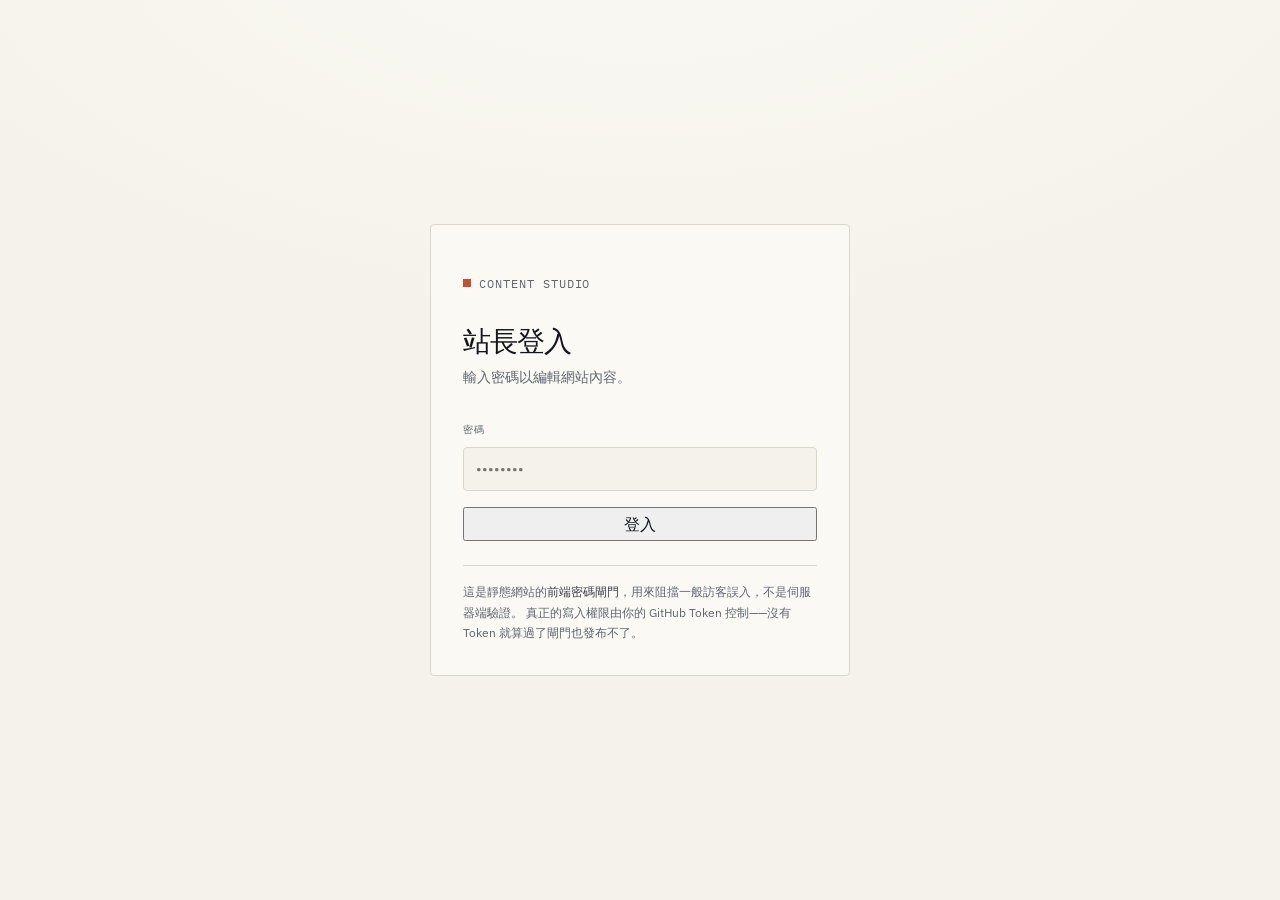
<file: admin/index.html>
<!DOCTYPE html>
<html lang="zh-Hant" data-theme="light">
<head>
<meta charset="utf-8">
<meta name="viewport" content="width=device-width, initial-scale=1">
<title>後台 · 內容管理</title>
<meta name="robots" content="noindex, nofollow">
<meta name="theme-color" content="#F5F2EB">
<link rel="preconnect" href="https://fonts.googleapis.com">
<link rel="preconnect" href="https://fonts.gstatic.com" crossorigin>
<link href="https://fonts.googleapis.com/css2?family=Fraunces:opsz,wght@9..144,300;9..144,400;9..144,500;9..144,600&family=IBM+Plex+Mono:wght@400;500&family=IBM+Plex+Sans:wght@300;400;500;600&display=swap" rel="stylesheet">
<link rel="stylesheet" href="../assets/tokens.css">
<link rel="stylesheet" href="admin.css">
<link rel="icon" href="data:image/svg+xml,%3Csvg xmlns='http://www.w3.org/2000/svg' viewBox='0 0 32 32'%3E%3Crect width='32' height='32' fill='%2312151A'/%3E%3Crect x='6' y='6' width='20' height='20' fill='none' stroke='%23F5F2EB' stroke-width='1.5'/%3E%3Ccircle cx='16' cy='16' r='3' fill='%23C94F2B'/%3E%3C/svg%3E">
</head>
<body>

<!-- ================= LOGIN ================= -->
<div class="gate" id="gate">
  <div class="gate-card">
    <div class="gate-brand">
      <span class="gate-mark" aria-hidden="true"></span>
      <span class="mono">Content Studio</span>
    </div>
    <h1 class="gate-title">站長登入</h1>
    <p class="gate-sub">輸入密碼以編輯網站內容。</p>

    <form id="loginForm" novalidate>
      <label class="field">
        <span class="field-label">密碼</span>
        <input type="password" id="pwInput" name="password" autocomplete="current-password" required
               placeholder="••••••••" aria-describedby="pwErr">
      </label>
      <p class="field-err" id="pwErr" role="alert" hidden></p>
      <button class="btn btn-primary btn-block" type="submit" id="loginBtn">登入</button>
    </form>

    <p class="gate-note">
      這是靜態網站的<b>前端密碼閘門</b>，用來阻擋一般訪客誤入，不是伺服器端驗證。
      真正的寫入權限由你的 GitHub Token 控制——沒有 Token 就算過了閘門也發布不了。
    </p>
  </div>
</div>

<!-- ================= APP ================= -->
<div class="app" id="app" hidden>

  <aside class="side">
    <div class="side-head">
      <span class="side-mark" aria-hidden="true"></span>
      <div>
        <p class="side-title">Content Studio</p>
        <p class="side-sub mono" id="sideRepo">—</p>
      </div>
    </div>

    <nav class="side-nav" id="sideNav" aria-label="內容區塊">
      <button class="side-item" data-view="site" type="button"><span class="mono">01</span>網站設定</button>
      <button class="side-item" data-view="skills" type="button"><span class="mono">02</span>專業技能</button>
      <button class="side-item" data-view="interests" type="button"><span class="mono">03</span>興趣</button>
      <button class="side-item" data-view="life" type="button"><span class="mono">04</span>生活</button>
      <button class="side-item" data-view="travel" type="button"><span class="mono">05</span>旅行</button>
      <button class="side-item" data-view="works" type="button"><span class="mono">06</span>開發成果</button>
      <button class="side-item" data-view="publish" type="button"><span class="mono">07</span>發布</button>
    </nav>

    <div class="side-foot">
      <a class="side-link" href="../index.html" target="_blank" rel="noopener">檢視網站 ↗</a>
      <button class="side-link" id="logoutBtn" type="button">登出</button>
    </div>
  </aside>

  <main class="main">
    <header class="topbar">
      <div class="topbar-left">
        <h2 class="topbar-title" id="viewTitle">網站設定</h2>
        <p class="topbar-sub mono" id="viewSub"></p>
      </div>
      <div class="topbar-right">
        <span class="dirty" id="dirtyFlag" hidden>未發布的變更</span>
        <button class="btn btn-ghost btn-sm" id="reloadBtn" type="button">重新載入</button>
        <button class="btn btn-primary btn-sm" id="quickPublish" type="button">發布</button>
      </div>
    </header>

    <div class="canvas" id="canvas"></div>
  </main>
</div>

<!-- ================= TOAST ================= -->
<div class="toast-stack" id="toastStack" aria-live="polite" aria-atomic="false"></div>

<!-- ================= CONFIRM ================= -->
<dialog class="modal" id="confirmModal">
  <div class="modal-inner">
    <h3 class="modal-title" id="confirmTitle">確認</h3>
    <p class="modal-text" id="confirmText"></p>
    <div class="modal-actions">
      <button class="btn btn-ghost btn-sm" id="confirmNo" type="button">取消</button>
      <button class="btn btn-primary btn-sm" id="confirmYes" type="button">確定</button>
    </div>
  </div>
</dialog>

<script src="admin.js"></script>
</body>
</html>
</file>
<file: assets/tokens.css>
/* ============================================================
   Design Tokens — Editorial Technical
   Source: Technical Artist 設計規範 (portfolio-design-system)
   Paper / Ink / Clay 三色骨架，4px 間距基準，圓角上限 4px
   ============================================================ */

:root {
  /* ---- Colour: light (default) ---- */
  --paper: #F5F2EB;
  --paper-raised: #FBF9F4;
  --paper-sunken: #EDE9DF;
  --ink: #12151A;
  --ink-2: #3A4048;
  --ink-3: #5F6672;
  --line: #DCD6C8;
  --line-strong: #C9C1AF;
  --accent: #C94F2B;        /* 4.05:1 on paper — 18px+ / icons / borders only */
  --accent-ink: #A63C1C;    /* 5.72:1 — safe for small text & links */
  --accent-soft: #F0DCD2;
  --teal: #2C6B66;
  --amber: #E0A33C;

  /* semantic aliases */
  --bg: var(--paper);
  --bg-raised: var(--paper-raised);
  --bg-sunken: var(--paper-sunken);
  --fg: var(--ink);
  --fg-muted: var(--ink-2);
  --fg-subtle: var(--ink-3);
  --border: var(--line);
  --border-strong: var(--line-strong);
  --brand: var(--accent);
  --brand-text: var(--accent-ink);

  /* ---- Type ---- */
  --font-display: "Fraunces", "Songti TC", "Noto Serif TC", Georgia, serif;
  --font-body: "IBM Plex Sans", "PingFang TC", "Noto Sans TC", "Microsoft JhengHei", system-ui, sans-serif;
  --font-mono: "IBM Plex Mono", ui-monospace, SFMono-Regular, Menlo, monospace;

  --t-1: 0.75rem;    /* 12 — label */
  --t-2: 0.875rem;   /* 14 — small */
  --t-3: 1rem;       /* 16 — body */
  --t-4: 1.125rem;   /* 18 — lede */
  --t-5: 1.5rem;     /* 24 — h3 */
  --t-6: 2rem;       /* 32 — h2 */
  --t-7: clamp(2.25rem, 4.2vw, 3.25rem);   /* h1 */
  --t-8: clamp(2.75rem, 6.4vw, 5rem);      /* display */

  --lh-tight: 1.12;
  --lh-snug: 1.35;
  --lh-body: 1.75;
  --measure: 68ch;

  /* ---- Space (4px base) ---- */
  --s-1: 4px;
  --s-2: 8px;
  --s-3: 12px;
  --s-4: 16px;
  --s-5: 24px;
  --s-6: 32px;
  --s-7: 48px;
  --s-8: 64px;
  --s-9: 96px;
  --s-10: 128px;
  --s-11: 160px;

  /* ---- Radius / border ---- */
  --r-0: 0px;
  --r-1: 2px;
  --r-2: 4px;
  --r-full: 999px;
  --bw: 1px;

  /* ---- Motion ---- */
  --d-instant: 80ms;
  --d-fast: 160ms;
  --d-base: 240ms;
  --d-slow: 400ms;
  --d-reveal: 700ms;
  --e-standard: cubic-bezier(.2, 0, 0, 1);
  --e-enter: cubic-bezier(.16, 1, .3, 1);
  --e-exit: cubic-bezier(.4, 0, 1, 1);

  /* ---- Layout ---- */
  --w-content: 1200px;
  --w-wide: 1440px;
  --gutter: 24px;
  --nav-w: 248px;
}

/* ---- Colour: dark ---- */
[data-theme="dark"] {
  --paper: #0C0E11;
  --paper-raised: #14171B;
  --paper-sunken: #08090B;
  --ink: #EDE9E0;
  --ink-2: #B9B4A9;
  --ink-3: #948F84;
  --line: #2A2F36;
  --line-strong: #3A4149;
  --accent: #F0703F;
  --accent-ink: #FF8A5C;
  --accent-soft: #2A1A14;
  --teal: #5FB3AB;
  --amber: #E8B45C;
}

/* ---- Reset ---- */
*, *::before, *::after { box-sizing: border-box; }

html {
  -webkit-text-size-adjust: 100%;
  scroll-behavior: smooth;
}

body {
  margin: 0;
  background: var(--bg);
  color: var(--fg);
  font-family: var(--font-body);
  font-size: var(--t-3);
  line-height: var(--lh-body);
  font-weight: 400;
  -webkit-font-smoothing: antialiased;
  text-rendering: optimizeLegibility;
  transition: background-color var(--d-base) var(--e-standard),
              color var(--d-base) var(--e-standard);
}

h1, h2, h3, h4 {
  font-family: var(--font-display);
  font-weight: 500;
  line-height: var(--lh-tight);
  letter-spacing: -0.02em;
  margin: 0;
  text-wrap: balance;
}

p { margin: 0; }

a {
  color: var(--brand-text);
  text-decoration: none;
  text-underline-offset: 3px;
  text-decoration-thickness: 1px;
}
a:hover { text-decoration: underline; }

img, video, svg { display: block; max-width: 100%; }
img { height: auto; }

button, input, textarea, select {
  font: inherit;
  color: inherit;
}

:focus-visible {
  outline: 2px solid var(--accent);
  outline-offset: 3px;
  border-radius: var(--r-1);
}

::selection {
  background: var(--accent-soft);
  color: var(--ink);
}

/* ---- Utility ---- */
.mono {
  font-family: var(--font-mono);
  font-size: var(--t-1);
  letter-spacing: 0.08em;
  text-transform: uppercase;
  color: var(--fg-subtle);
}

.wrap {
  width: 100%;
  max-width: var(--w-content);
  margin-inline: auto;
  padding-inline: var(--gutter);
}

.rule {
  height: 1px;
  background: var(--border);
  border: 0;
  margin: 0;
}

.sr-only {
  position: absolute;
  width: 1px; height: 1px;
  padding: 0; margin: -1px;
  overflow: hidden;
  clip: rect(0 0 0 0);
  white-space: nowrap;
  border: 0;
}

/* ---- Reveal (IntersectionObserver driven) ---- */
.reveal {
  opacity: 0;
  transform: translateY(18px);
  transition: opacity var(--d-reveal) var(--e-enter),
              transform var(--d-reveal) var(--e-enter);
  will-change: opacity, transform;
}
.reveal.is-in {
  opacity: 1;
  transform: none;
}

@media (prefers-reduced-motion: reduce) {
  html { scroll-behavior: auto; }
  *, *::before, *::after {
    animation-duration: 0.001ms !important;
    animation-iteration-count: 1 !important;
    transition-duration: 0.001ms !important;
  }
  .reveal { opacity: 1; transform: none; }
}
</file>
<file: admin/admin.css>
/* ============================================================
   Admin — Content Studio
   ============================================================ */

/* ---------- Gate ---------- */
[hidden] { display: none !important; }

.gate {
  min-height: 100vh;
  display: grid;
  place-items: center;
  padding: var(--s-6);
  background:
    radial-gradient(1200px 600px at 50% -10%, var(--paper-raised), transparent 70%),
    var(--bg);
}
.gate-card {
  width: min(420px, 100%);
  background: var(--bg-raised);
  border: 1px solid var(--border);
  border-radius: var(--r-2);
  padding: var(--s-7) var(--s-6) var(--s-6);
}
.gate-brand {
  display: flex;
  align-items: center;
  gap: var(--s-2);
  margin-bottom: var(--s-6);
  font-size: 0.625rem;
  color: var(--fg-subtle);
}
.gate-mark {
  width: 8px; height: 8px;
  background: var(--accent);
}
.gate-title {
  font-size: 1.75rem;
  font-weight: 400;
  letter-spacing: -0.03em;
  margin-bottom: var(--s-2);
}
.gate-sub {
  font-size: var(--t-2);
  color: var(--fg-subtle);
  margin-bottom: var(--s-6);
}
.gate-note {
  margin-top: var(--s-5);
  padding-top: var(--s-4);
  border-top: 1px solid var(--border);
  font-size: 0.75rem;
  line-height: 1.7;
  color: var(--fg-subtle);
}
.gate-note b { color: var(--fg-muted); font-weight: 500; }

/* ---------- Fields ---------- */
.field { display: block; margin-bottom: var(--s-4); }
.field-label {
  display: block;
  font-family: var(--font-mono);
  font-size: 0.625rem;
  letter-spacing: 0.08em;
  text-transform: uppercase;
  color: var(--fg-subtle);
  margin-bottom: var(--s-2);
}
.field-hint {
  display: block;
  font-size: 0.75rem;
  color: var(--fg-subtle);
  margin-top: var(--s-2);
  line-height: 1.6;
}

input[type="text"],
input[type="password"],
input[type="url"],
input[type="email"],
input[type="number"],
textarea,
select {
  width: 100%;
  padding: 10px 12px;
  background: var(--bg);
  border: 1px solid var(--border);
  border-radius: var(--r-2);
  color: var(--fg);
  font-size: var(--t-2);
  line-height: 1.6;
  transition: border-color var(--d-fast) var(--e-standard),
              box-shadow var(--d-fast) var(--e-standard);
}
input:hover, textarea:hover, select:hover { border-color: var(--border-strong); }
input:focus, textarea:focus, select:focus {
  outline: none;
  border-color: var(--accent);
  box-shadow: 0 0 0 3px var(--accent-soft);
}
input[aria-invalid="true"], textarea[aria-invalid="true"] {
  border-color: #B42318;
  box-shadow: 0 0 0 3px rgba(180, 35, 24, 0.12);
}
textarea { resize: vertical; min-height: 84px; font-family: var(--font-body); }
select { cursor: pointer; }

.field-err {
  font-size: 0.75rem;
  color: #B42318;
  margin: -8px 0 var(--s-4);
  line-height: 1.5;
}

.btn-block { width: 100%; }

/* ---------- App shell ---------- */
.app {
  display: grid;
  grid-template-columns: var(--nav-w) minmax(0, 1fr);
  min-height: 100vh;
}

.side {
  position: sticky;
  top: 0;
  height: 100vh;
  display: flex;
  flex-direction: column;
  background: var(--bg-raised);
  border-right: 1px solid var(--border);
  padding: var(--s-5) var(--s-4);
}
.side-head {
  display: flex;
  align-items: center;
  gap: var(--s-3);
  padding: 0 var(--s-2) var(--s-5);
  border-bottom: 1px solid var(--border);
  margin-bottom: var(--s-4);
}
.side-mark {
  width: 10px; height: 10px;
  background: var(--accent);
  flex-shrink: 0;
}
.side-title {
  font-family: var(--font-display);
  font-size: 1rem;
  font-weight: 600;
  letter-spacing: -0.02em;
  line-height: 1.2;
}
.side-sub {
  font-size: 0.5625rem;
  color: var(--fg-subtle);
  margin-top: 2px;
  word-break: break-all;
}

.side-nav { display: flex; flex-direction: column; gap: 2px; flex: 1; }
.side-item {
  display: flex;
  align-items: center;
  gap: var(--s-3);
  width: 100%;
  padding: 9px var(--s-3);
  background: none;
  border: 0;
  border-radius: var(--r-2);
  text-align: left;
  font-size: var(--t-2);
  color: var(--fg-muted);
  cursor: pointer;
  transition: background-color var(--d-fast) var(--e-standard),
              color var(--d-fast) var(--e-standard);
}
.side-item .mono { font-size: 0.5625rem; color: var(--fg-subtle); }
.side-item:hover { background: var(--bg-sunken); color: var(--fg); }
.side-item.is-active {
  background: var(--ink);
  color: var(--paper);
}
.side-item.is-active .mono { color: var(--accent); }

.side-foot {
  display: flex;
  flex-direction: column;
  gap: var(--s-1);
  padding-top: var(--s-4);
  border-top: 1px solid var(--border);
}
.side-link {
  background: none;
  border: 0;
  text-align: left;
  padding: 7px var(--s-3);
  font-size: 0.75rem;
  color: var(--fg-subtle);
  cursor: pointer;
  border-radius: var(--r-2);
  text-decoration: none;
}
.side-link:hover { color: var(--fg); background: var(--bg-sunken); text-decoration: none; }

/* ---------- Main ---------- */
.main { min-width: 0; display: flex; flex-direction: column; }

.topbar {
  position: sticky;
  top: 0;
  z-index: 20;
  display: flex;
  align-items: center;
  justify-content: space-between;
  gap: var(--s-4);
  padding: var(--s-4) var(--s-6);
  background: color-mix(in srgb, var(--bg) 92%, transparent);
  backdrop-filter: blur(10px);
  border-bottom: 1px solid var(--border);
}
.topbar-title {
  font-size: 1.25rem;
  font-weight: 500;
  letter-spacing: -0.02em;
}
.topbar-sub {
  font-size: 0.5625rem;
  color: var(--fg-subtle);
  margin-top: 2px;
}
.topbar-right { display: flex; align-items: center; gap: var(--s-2); flex-shrink: 0; }

.dirty {
  font-family: var(--font-mono);
  font-size: 0.5625rem;
  letter-spacing: 0.06em;
  text-transform: uppercase;
  color: var(--accent-ink);
  background: var(--accent-soft);
  border-radius: var(--r-1);
  padding: 4px 8px;
  white-space: nowrap;
}

.canvas {
  padding: var(--s-6);
  max-width: 980px;
  width: 100%;
}

/* ---------- Panels ---------- */
.panel {
  border: 1px solid var(--border);
  border-radius: var(--r-2);
  background: var(--bg-raised);
  margin-bottom: var(--s-5);
  overflow: hidden;
}
.panel-head {
  display: flex;
  align-items: center;
  justify-content: space-between;
  gap: var(--s-4);
  padding: var(--s-4) var(--s-5);
  border-bottom: 1px solid var(--border);
  background: var(--bg-sunken);
}
.panel-title {
  font-size: 0.9375rem;
  font-weight: 500;
  font-family: var(--font-body);
  letter-spacing: 0;
}
.panel-body { padding: var(--s-5); }

.grid-2 {
  display: grid;
  grid-template-columns: repeat(2, minmax(0, 1fr));
  gap: var(--s-4);
}
.grid-3 {
  display: grid;
  grid-template-columns: repeat(3, minmax(0, 1fr));
  gap: var(--s-4);
}

/* ---------- Repeatable rows ---------- */
.rep { display: flex; flex-direction: column; gap: var(--s-3); }
.rep-row {
  border: 1px solid var(--border);
  border-radius: var(--r-2);
  background: var(--bg);
  padding: var(--s-4);
  position: relative;
}
.rep-row-head {
  display: flex;
  align-items: center;
  justify-content: space-between;
  gap: var(--s-3);
  margin-bottom: var(--s-3);
}
.rep-row-idx {
  font-family: var(--font-mono);
  font-size: 0.5625rem;
  letter-spacing: 0.08em;
  color: var(--fg-subtle);
}
.rep-actions { display: flex; gap: var(--s-1); }

.mini-btn {
  display: inline-flex;
  align-items: center;
  justify-content: center;
  width: 26px; height: 26px;
  background: transparent;
  border: 1px solid var(--border);
  border-radius: var(--r-1);
  color: var(--fg-subtle);
  cursor: pointer;
  font-size: 0.75rem;
  line-height: 1;
  transition: color var(--d-fast) var(--e-standard),
              border-color var(--d-fast) var(--e-standard),
              background-color var(--d-fast) var(--e-standard);
}
.mini-btn:hover { color: var(--fg); border-color: var(--border-strong); background: var(--bg-sunken); }
.mini-btn.danger:hover { color: #B42318; border-color: #B42318; background: rgba(180,35,24,0.06); }
.mini-btn:disabled { opacity: 0.35; cursor: not-allowed; }

.add-btn {
  display: inline-flex;
  align-items: center;
  gap: var(--s-2);
  padding: 8px 14px;
  background: transparent;
  border: 1px dashed var(--border-strong);
  border-radius: var(--r-2);
  color: var(--fg-muted);
  font-size: 0.8125rem;
  cursor: pointer;
  transition: color var(--d-fast) var(--e-standard),
              border-color var(--d-fast) var(--e-standard),
              background-color var(--d-fast) var(--e-standard);
}
.add-btn:hover { color: var(--fg); border-color: var(--accent); background: var(--accent-soft); }

/* ---------- Media field ---------- */
.media-field {
  display: grid;
  grid-template-columns: 88px minmax(0, 1fr);
  gap: var(--s-3);
  align-items: start;
}
.media-prev {
  width: 88px; height: 88px;
  border-radius: var(--r-1);
  border: 1px solid var(--border);
  background: var(--bg-sunken) center/cover no-repeat;
  display: grid;
  place-items: center;
  font-family: var(--font-mono);
  font-size: 0.5rem;
  color: var(--fg-subtle);
  overflow: hidden;
}
.media-prev img { width: 100%; height: 100%; object-fit: cover; }

/* ---------- Publish view ---------- */
.pub-grid {
  display: grid;
  grid-template-columns: repeat(2, minmax(0, 1fr));
  gap: var(--s-4);
  margin-bottom: var(--s-5);
}
.stat-card {
  border: 1px solid var(--border);
  border-radius: var(--r-2);
  background: var(--bg-raised);
  padding: var(--s-4) var(--s-5);
}
.stat-card .k {
  font-family: var(--font-mono);
  font-size: 0.5625rem;
  letter-spacing: 0.08em;
  text-transform: uppercase;
  color: var(--fg-subtle);
  margin-bottom: var(--s-2);
}
.stat-card .v {
  font-family: var(--font-display);
  font-size: 1.5rem;
  font-weight: 500;
  letter-spacing: -0.02em;
  line-height: 1.1;
}
.stat-card .n { font-size: 0.75rem; color: var(--fg-subtle); margin-top: var(--s-1); }

.log {
  font-family: var(--font-mono);
  font-size: 0.6875rem;
  line-height: 1.8;
  background: var(--bg-sunken);
  border: 1px solid var(--border);
  border-radius: var(--r-2);
  padding: var(--s-4);
  max-height: 260px;
  overflow-y: auto;
  white-space: pre-wrap;
  word-break: break-word;
  color: var(--fg-muted);
}
.log .ok { color: #1E5B4F; }
.log .err { color: #B42318; }
.log .dim { color: var(--fg-subtle); }

/* ---------- Toast ---------- */
.toast-stack {
  position: fixed;
  right: var(--s-5);
  bottom: var(--s-5);
  z-index: 300;
  display: flex;
  flex-direction: column;
  gap: var(--s-2);
  pointer-events: none;
}
.toast {
  display: flex;
  align-items: flex-start;
  gap: var(--s-3);
  min-width: 240px;
  max-width: 360px;
  padding: var(--s-3) var(--s-4);
  background: var(--ink);
  color: var(--paper);
  border-radius: var(--r-2);
  font-size: 0.8125rem;
  line-height: 1.5;
  box-shadow: 0 12px 32px -12px rgba(0,0,0,0.4);
  animation: toastIn var(--d-base) var(--e-enter);
  pointer-events: auto;
}
.toast.is-out { animation: toastOut var(--d-fast) var(--e-exit) forwards; }
.toast .bar {
  width: 3px;
  align-self: stretch;
  background: var(--accent);
  border-radius: 2px;
  flex-shrink: 0;
}
.toast.ok .bar { background: #4FA88E; }
.toast.err .bar { background: #E06A5A; }
@keyframes toastIn {
  from { opacity: 0; transform: translateY(10px); }
  to { opacity: 1; transform: none; }
}
@keyframes toastOut {
  to { opacity: 0; transform: translateY(6px); }
}

/* ---------- Modal ---------- */
.modal {
  width: min(440px, calc(100vw - 32px));
  padding: 0;
  border: 1px solid var(--border);
  border-radius: var(--r-2);
  background: var(--bg-raised);
  color: var(--fg);
}
.modal::backdrop { background: rgba(12,14,17,0.5); backdrop-filter: blur(2px); }
.modal-inner { padding: var(--s-5); }
.modal-title {
  font-size: 1.125rem;
  font-weight: 500;
  margin-bottom: var(--s-3);
}
.modal-text {
  font-size: var(--t-2);
  color: var(--fg-muted);
  line-height: 1.7;
  margin-bottom: var(--s-5);
}
.modal-actions { display: flex; justify-content: flex-end; gap: var(--s-2); }

/* ---------- Responsive ---------- */
@media (max-width: 900px) {
  .app { grid-template-columns: 1fr; }
  .side {
    position: static;
    height: auto;
    flex-direction: row;
    align-items: center;
    gap: var(--s-3);
    padding: var(--s-3) var(--s-4);
    border-right: 0;
    border-bottom: 1px solid var(--border);
    overflow-x: auto;
  }
  .side-head { border: 0; padding: 0; margin: 0; flex-shrink: 0; }
  .side-sub { display: none; }
  .side-nav { flex-direction: row; flex: 0 0 auto; gap: var(--s-1); }
  .side-item { white-space: nowrap; padding: 7px 10px; }
  .side-item .mono { display: none; }
  .side-foot { flex-direction: row; border: 0; padding: 0; margin-left: auto; flex-shrink: 0; }
  .canvas { padding: var(--s-4); }
  .topbar { padding: var(--s-3) var(--s-4); }
  .grid-2, .grid-3, .pub-grid { grid-template-columns: 1fr; }
}
</file>
